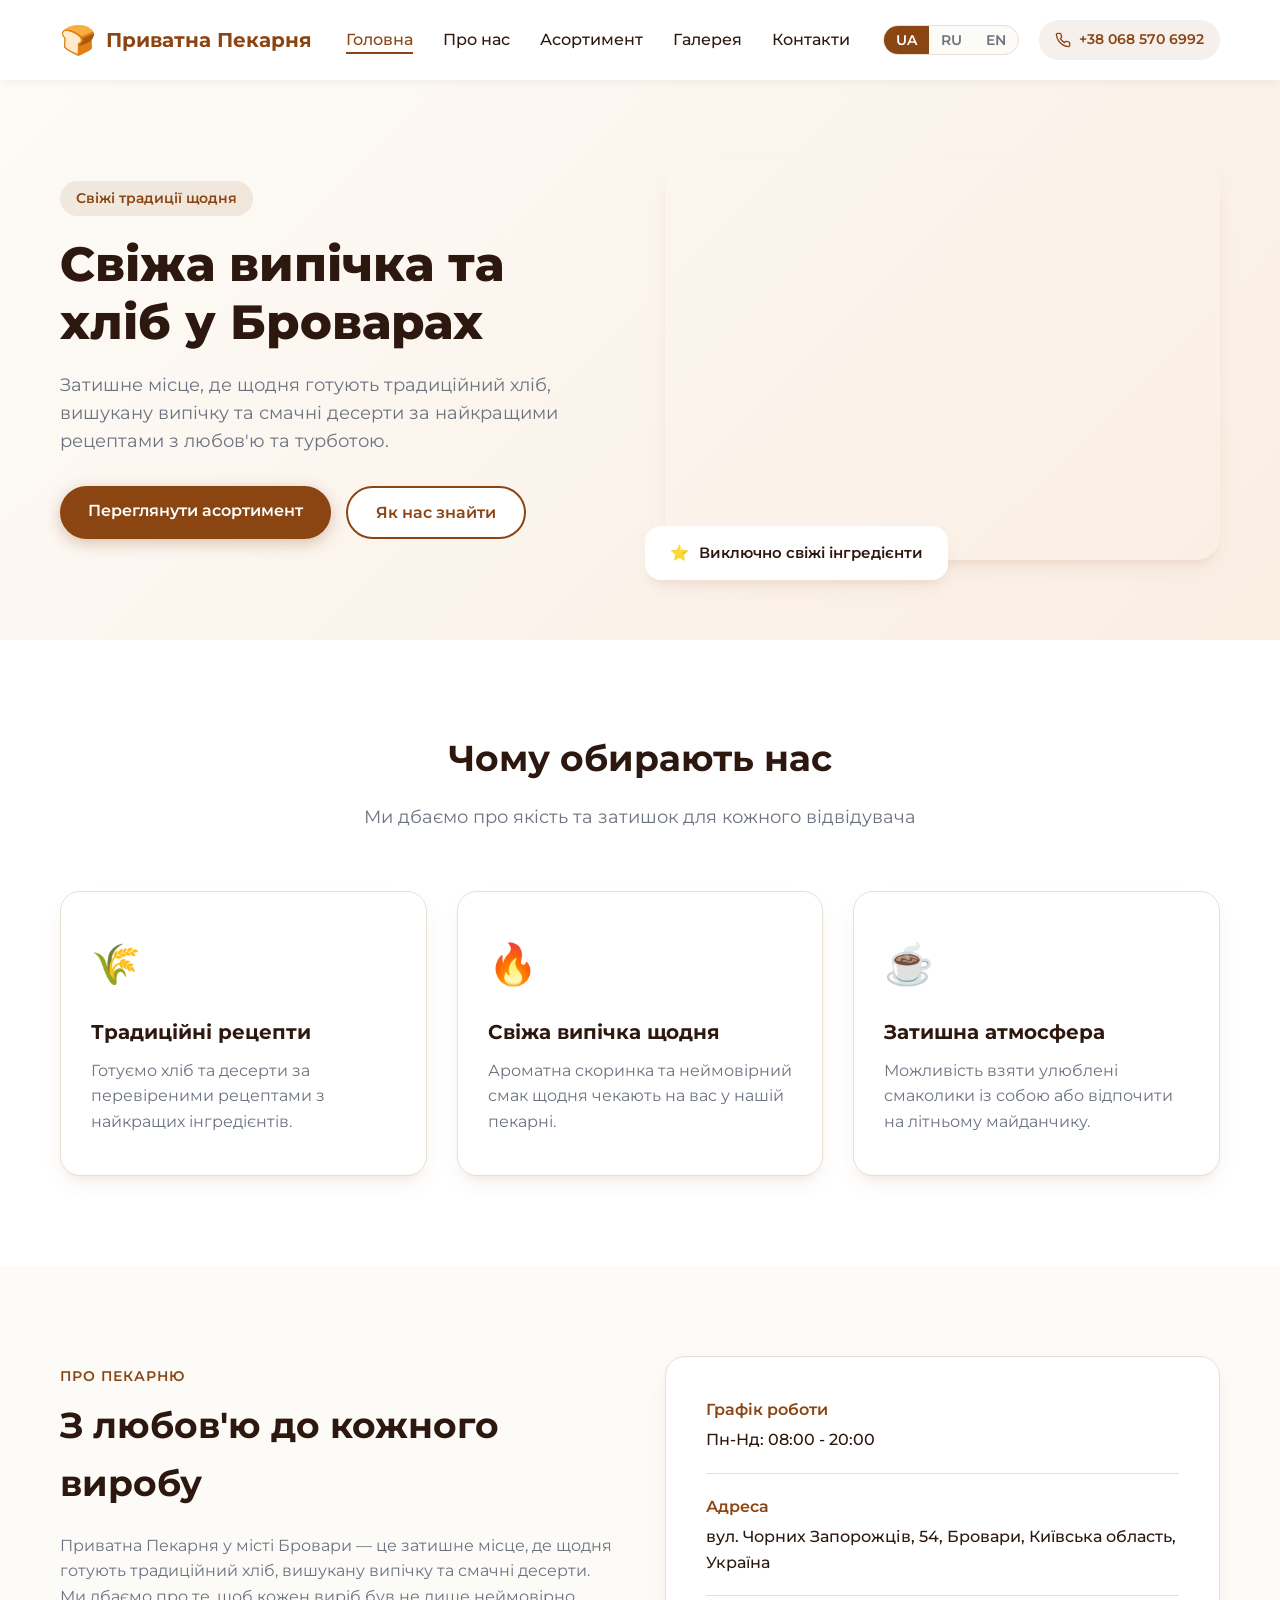
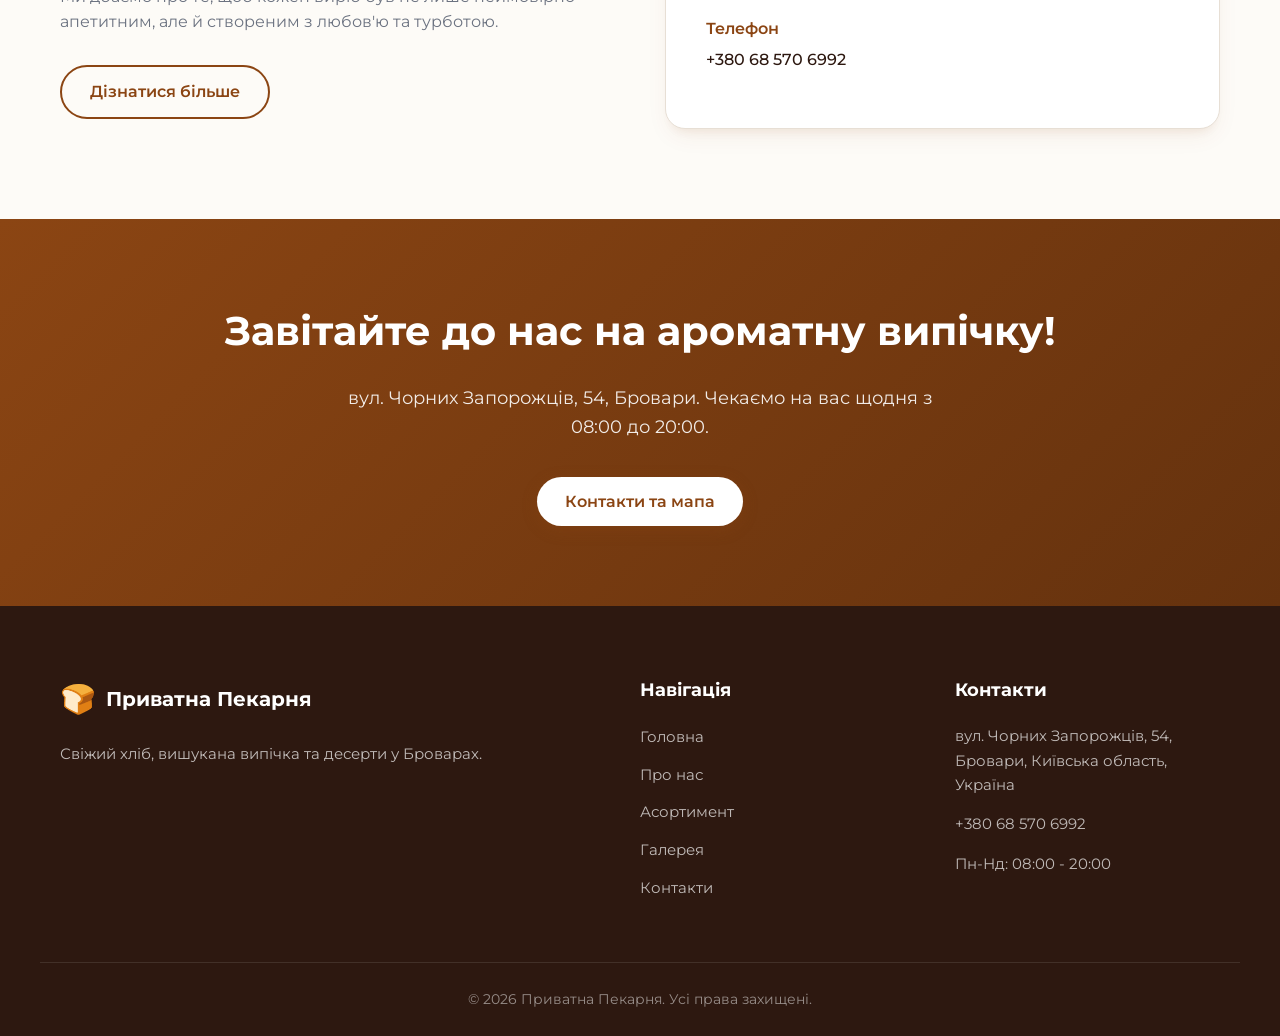
<file: index.html>
<!DOCTYPE html>
<html lang="uk">
<head>
    <meta charset="UTF-8">
    <meta name="viewport" content="width=device-width, initial-scale=1.0">
    <title>Приватна Пекарня у Броварах — Свіжий хліб та випічка</title>
    <link rel="preconnect" href="https://fonts.googleapis.com">
    <link rel="preconnect" href="https://fonts.gstatic.com" crossorigin>
    <link href="https://fonts.googleapis.com/css2?family=Montserrat:wght@400;500;600;700;800&display=swap" rel="stylesheet">
    <link rel="stylesheet" href="assets/style.css">
</head>
<body>
    <header class="site-header">
        <div class="container header-container">
            <a href="index.html" class="logo">
                <span class="logo-icon">🍞</span>
                <span class="logo-text" data-i18n="brand_name">Приватна Пекарня</span>
            </a>
            <nav class="main-nav" id="mainNav">
                <ul>
                    <li><a href="index.html" class="active" data-i18n="nav_home">Головна</a></li>
                    <li><a href="about.html" data-i18n="nav_about">Про нас</a></li>
                    <li><a href="services.html" data-i18n="nav_services">Асортимент</a></li>
                    <li><a href="gallery.html" data-i18n="nav_gallery">Галерея</a></li>
                    <li><a href="contacts.html" data-i18n="nav_contacts">Контакти</a></li>
                </ul>
            </nav>
            <div class="header-actions">
                <div class="lang-switcher">
                    <button class="lang-btn active" data-lang="uk">UA</button>
                    <button class="lang-btn" data-lang="ru">RU</button>
                    <button class="lang-btn" data-lang="en">EN</button>
                </div>
                <a href="tel:+380685706992" class="phone-btn">
                    <svg width="16" height="16" viewBox="0 0 24 24" fill="none" stroke="currentColor" stroke-width="2"><path d="M22 16.92v3a2 2 0 0 1-2.18 2 19.79 19.79 0 0 1-8.63-3.07 19.5 19.5 0 0 1-6-6 19.79 19.79 0 0 1-3.07-8.67A2 2 0 0 1 4.11 2h3a2 2 0 0 1 2 1.72 12.84 12.84 0 0 0 .7 2.81 2 2 0 0 1-.45 2.11L8.09 9.91a16 16 0 0 0 6 6l1.27-1.27a2 2 0 0 1 2.11-.45 12.84 12.84 0 0 0 2.81.7A2 2 0 0 1 22 16.92z"></path></svg>
                    <span>+38 068 570 6992</span>
                </a>
                <button class="mobile-menu-toggle" id="mobileMenuToggle" aria-label="Toggle menu">
                    <span></span>
                    <span></span>
                    <span></span>
                </button>
            </div>
        </div>
    </header>

    <main>
        <section class="hero">
            <div class="container hero-content">
                <div class="hero-text">
                    <span class="badge" data-i18n="hero_badge">Свіжі традиції щодня</span>
                    <h1 data-i18n="hero_title">Свіжа випічка та хліб у Броварах</h1>
                    <p data-i18n="hero_subtitle">Затишне місце, де щодня готують традиційний хліб, вишукану випічку та смачні десерти за найкращими рецептами з любов'ю та турботою.</p>
                    <div class="hero-buttons">
                        <a href="services.html" class="btn btn-primary" data-i18n="btn_assortment">Переглянути асортимент</a>
                        <a href="contacts.html" class="btn btn-secondary" data-i18n="btn_visit">Як нас знайти</a>
                    </div>
                </div>
                <div class="hero-image-wrapper">
                    <div class="hero-card-badge">
                        <span class="star">⭐</span>
                        <span data-i18n="hero_fresh">Виключно свіжі інгредієнти</span>
                    </div>
                </div>
            </div>
        </section>

        <section class="features section-padding">
            <div class="container">
                <div class="section-header text-center">
                    <h2 data-i18n="features_title">Чому обирають нас</h2>
                    <p data-i18n="features_subtitle">Ми дбаємо про якість та затишок для кожного відвідувача</p>
                </div>
                <div class="features-grid">
                    <div class="feature-card">
                        <div class="feature-icon">🌾</div>
                        <h3 data-i18n="feat_1_title">Традиційні рецепти</h3>
                        <p data-i18n="feat_1_desc">Готуємо хліб та десерти за перевіреними рецептами з найкращих інгредієнтів.</p>
                    </div>
                    <div class="feature-card">
                        <div class="feature-icon">🔥</div>
                        <h3 data-i18n="feat_2_title">Свіжа випічка щодня</h3>
                        <p data-i18n="feat_2_desc">Ароматна скоринка та неймовірний смак щодня чекають на вас у нашій пекарні.</p>
                    </div>
                    <div class="feature-card">
                        <div class="feature-icon">☕</div>
                        <h3 data-i18n="feat_3_title">Затишна атмосфера</h3>
                        <p data-i18n="feat_3_desc">Можливість взяти улюблені смаколики із собою або відпочити на літньому майданчику.</p>
                    </div>
                </div>
            </div>
        </section>

        <section class="about-preview section-padding bg-light">
            <div class="container grid-2">
                <div class="about-preview-text">
                    <span class="subtitle" data-i18n="about_tag">Про пекарню</span>
                    <h2 data-i18n="about_prev_title">З любов'ю до кожного виробу</h2>
                    <p data-i18n="about_prev_desc">Приватна Пекарня у місті Бровари — це затишне місце, де щодня готують традиційний хліб, вишукану випічку та смачні десерти. Ми дбаємо про те, щоб кожен виріб був не лише неймовірно апетитним, але й створеним з любов'ю та турботою.</p>
                    <a href="about.html" class="btn btn-outline" data-i18n="btn_read_more">Дізнатися більше</a>
                </div>
                <div class="about-preview-box">
                    <div class="info-box-card">
                        <h3 data-i18n="hours_title">Графік роботи</h3>
                        <p class="hours-val">Пн-Нд: 08:00 - 20:00</p>
                        <hr>
                        <h3 data-i18n="address_title">Адреса</h3>
                        <p data-i18n="address_val">вул. Чорних Запорожців, 54, Бровари, Київська область</p>
                        <hr>
                        <h3 data-i18n="phone_title">Телефон</h3>
                        <p><a href="tel:+380685706992">+380 68 570 6992</a></p>
                    </div>
                </div>
            </div>
        </section>

        <section class="cta-section">
            <div class="container text-center">
                <h2 data-i18n="cta_title">Завітайте до нас на ароматну випічку!</h2>
                <p data-i18n="cta_subtitle">вул. Чорних Запорожців, 54, Бровари. Чекаємо на вас щодня з 08:00 до 20:00.</p>
                <a href="contacts.html" class="btn btn-primary" data-i18n="cta_btn">Контакти та мапа</a>
            </div>
        </section>
    </main>

    <footer class="site-footer">
        <div class="container footer-content">
            <div class="footer-col">
                <a href="index.html" class="logo footer-logo">
                    <span class="logo-icon">🍞</span>
                    <span class="logo-text" data-i18n="brand_name">Приватна Пекарня</span>
                </a>
                <p data-i18n="footer_desc">Свіжий хліб, вишукана випічка та десерти у Броварах.</p>
            </div>
            <div class="footer-col">
                <h4 data-i18n="footer_nav_title">Навігація</h4>
                <ul>
                    <li><a href="index.html" data-i18n="nav_home">Головна</a></li>
                    <li><a href="about.html" data-i18n="nav_about">Про нас</a></li>
                    <li><a href="services.html" data-i18n="nav_services">Асортимент</a></li>
                    <li><a href="gallery.html" data-i18n="nav_gallery">Галерея</a></li>
                    <li><a href="contacts.html" data-i18n="nav_contacts">Контакти</a></li>
                </ul>
            </div>
            <div class="footer-col">
                <h4 data-i18n="footer_contacts_title">Контакти</h4>
                <p data-i18n="address_val">вул. Чорних Запорожців, 54, Бровари</p>
                <p><a href="tel:+380685706992">+380 68 570 6992</a></p>
                <p data-i18n="hours_val">Пн-Нд: 08:00 - 20:00</p>
            </div>
        </div>
        <div class="footer-bottom">
            <div class="container">
                <p>&copy; <span id="currentYear"></span> <span data-i18n="brand_name">Приватна Пекарня</span>. <span data-i18n="rights">Усі права захищені.</span></p>
            </div>
        </div>
    </footer>

    <script src="assets/script.js"></script>
</body>
</html>
</file>
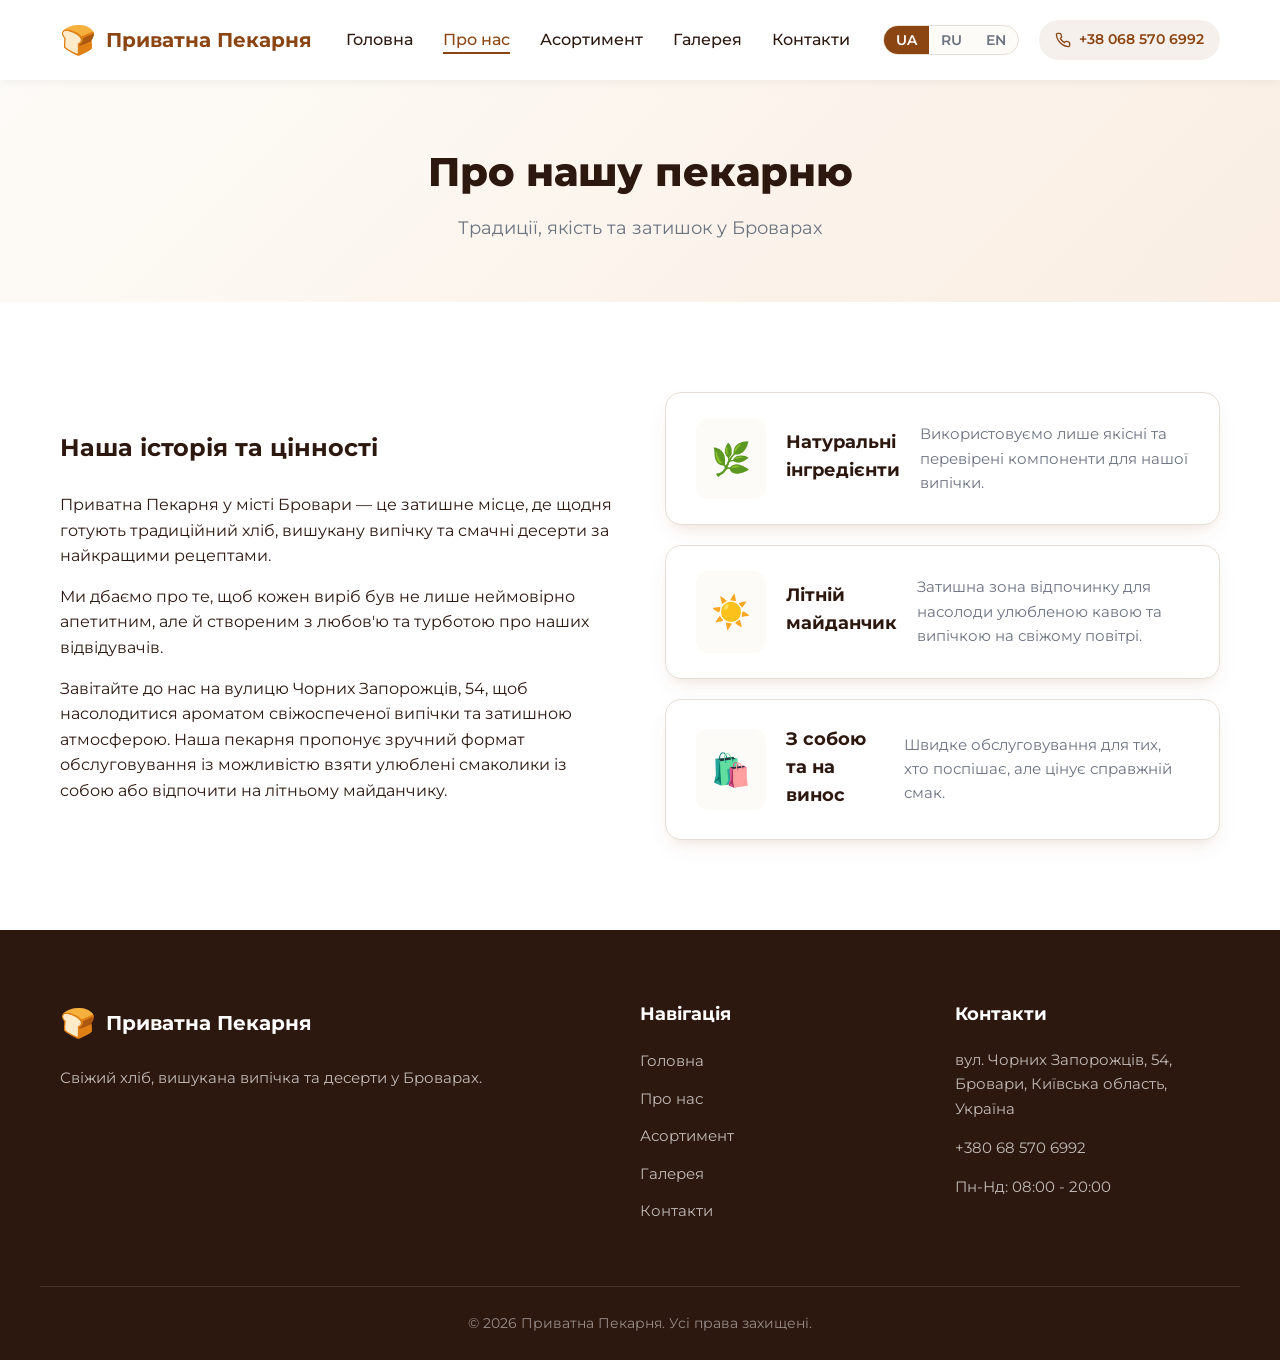
<file: about.html>
<!DOCTYPE html>
<html lang="uk">
<head>
    <meta charset="UTF-8">
    <meta name="viewport" content="width=device-width, initial-scale=1.0">
    <title>Про нас — Приватна Пекарня Бровари</title>
    <link rel="preconnect" href="https://fonts.googleapis.com">
    <link rel="preconnect" href="https://fonts.gstatic.com" crossorigin>
    <link href="https://fonts.googleapis.com/css2?family=Montserrat:wght@400;500;600;700;800&display=swap" rel="stylesheet">
    <link rel="stylesheet" href="assets/style.css">
</head>
<body>
    <header class="site-header">
        <div class="container header-container">
            <a href="index.html" class="logo">
                <span class="logo-icon">🍞</span>
                <span class="logo-text" data-i18n="brand_name">Приватна Пекарня</span>
            </a>
            <nav class="main-nav" id="mainNav">
                <ul>
                    <li><a href="index.html" data-i18n="nav_home">Головна</a></li>
                    <li><a href="about.html" class="active" data-i18n="nav_about">Про нас</a></li>
                    <li><a href="services.html" data-i18n="nav_services">Асортимент</a></li>
                    <li><a href="gallery.html" data-i18n="nav_gallery">Галерея</a></li>
                    <li><a href="contacts.html" data-i18n="nav_contacts">Контакти</a></li>
                </ul>
            </nav>
            <div class="header-actions">
                <div class="lang-switcher">
                    <button class="lang-btn active" data-lang="uk">UA</button>
                    <button class="lang-btn" data-lang="ru">RU</button>
                    <button class="lang-btn" data-lang="en">EN</button>
                </div>
                <a href="tel:+380685706992" class="phone-btn">
                    <svg width="16" height="16" viewBox="0 0 24 24" fill="none" stroke="currentColor" stroke-width="2"><path d="M22 16.92v3a2 2 0 0 1-2.18 2 19.79 19.79 0 0 1-8.63-3.07 19.5 19.5 0 0 1-6-6 19.79 19.79 0 0 1-3.07-8.67A2 2 0 0 1 4.11 2h3a2 2 0 0 1 2 1.72 12.84 12.84 0 0 0 .7 2.81 2 2 0 0 1-.45 2.11L8.09 9.91a16 16 0 0 0 6 6l1.27-1.27a2 2 0 0 1 2.11-.45 12.84 12.84 0 0 0 2.81.7A2 2 0 0 1 22 16.92z"></path></svg>
                    <span>+38 068 570 6992</span>
                </a>
                <button class="mobile-menu-toggle" id="mobileMenuToggle" aria-label="Toggle menu">
                    <span></span>
                    <span></span>
                    <span></span>
                </button>
            </div>
        </div>
    </header>

    <main>
        <section class="page-header">
            <div class="container">
                <h1 data-i18n="about_page_title">Про нашу пекарню</h1>
                <p data-i18n="about_page_subtitle">Традиції, якість та затишок у Броварах</p>
            </div>
        </section>

        <section class="section-padding">
            <div class="container grid-2">
                <div>
                    <h2 class="mb-4" data-i18n="about_story_title">Наша історія та цінності</h2>
                    <p class="mb-3" data-i18n="about_text_1">Приватна Пекарня у місті Бровари — це затишне місце, де щодня готують традиційний хліб, вишукану випічку та смачні десерти за найкращими рецептами.</p>
                    <p class="mb-3" data-i18n="about_text_2">Ми дбаємо про те, щоб кожен виріб був не лише неймовірно апетитним, але й створеним з любов'ю та турботою про наших відвідувачів.</p>
                    <p data-i18n="about_text_3">Завітайте до нас на вулицю Чорних Запорожців, 54, щоб насолодитися ароматом свіжоспеченої випічки та затишною атмосферою. Наша пекарня пропонує зручний формат обслуговування із можливістю взяти улюблені смаколики із собою або відпочити на літньому майданчику.</p>
                </div>
                <div class="about-features-cards">
                    <div class="card-highlight">
                        <div class="card-icon">🌿</div>
                        <h3 data-i18n="val_1_title">Натуральні інгредієнти</h3>
                        <p data-i18n="val_1_desc">Використовуємо лише якісні та перевірені компоненти для нашої випічки.</p>
                    </div>
                    <div class="card-highlight">
                        <div class="card-icon">☀️</div>
                        <h3 data-i18n="val_2_title">Літній майданчик</h3>
                        <p data-i18n="val_2_desc">Затишна зона відпочинку для насолоди улюбленою кавою та випічкою на свіжому повітрі.</p>
                    </div>
                    <div class="card-highlight">
                        <div class="card-icon">🛍️</div>
                        <h3 data-i18n="val_3_title">З собою та на винос</h3>
                        <p data-i18n="val_3_desc">Швидке обслуговування для тих, хто поспішає, але цінує справжній смак.</p>
                    </div>
                </div>
            </div>
        </section>
    </main>

    <footer class="site-footer">
        <div class="container footer-content">
            <div class="footer-col">
                <a href="index.html" class="logo footer-logo">
                    <span class="logo-icon">🍞</span>
                    <span class="logo-text" data-i18n="brand_name">Приватна Пекарня</span>
                </a>
                <p data-i18n="footer_desc">Свіжий хліб, вишукана випічка та десерти у Броварах.</p>
            </div>
            <div class="footer-col">
                <h4 data-i18n="footer_nav_title">Навігація</h4>
                <ul>
                    <li><a href="index.html" data-i18n="nav_home">Головна</a></li>
                    <li><a href="about.html" data-i18n="nav_about">Про нас</a></li>
                    <li><a href="services.html" data-i18n="nav_services">Асортимент</a></li>
                    <li><a href="gallery.html" data-i18n="nav_gallery">Галерея</a></li>
                    <li><a href="contacts.html" data-i18n="nav_contacts">Контакти</a></li>
                </ul>
            </div>
            <div class="footer-col">
                <h4 data-i18n="footer_contacts_title">Контакти</h4>
                <p data-i18n="address_val">вул. Чорних Запорожців, 54, Бровари</p>
                <p><a href="tel:+380685706992">+380 68 570 6992</a></p>
                <p data-i18n="hours_val">Пн-Нд: 08:00 - 20:00</p>
            </div>
        </div>
        <div class="footer-bottom">
            <div class="container">
                <p>&copy; <span id="currentYear"></span> <span data-i18n="brand_name">Приватна Пекарня</span>. <span data-i18n="rights">Усі права захищені.</span></p>
            </div>
        </div>
    </footer>

    <script src="assets/script.js"></script>
</body>
</html>
</file>
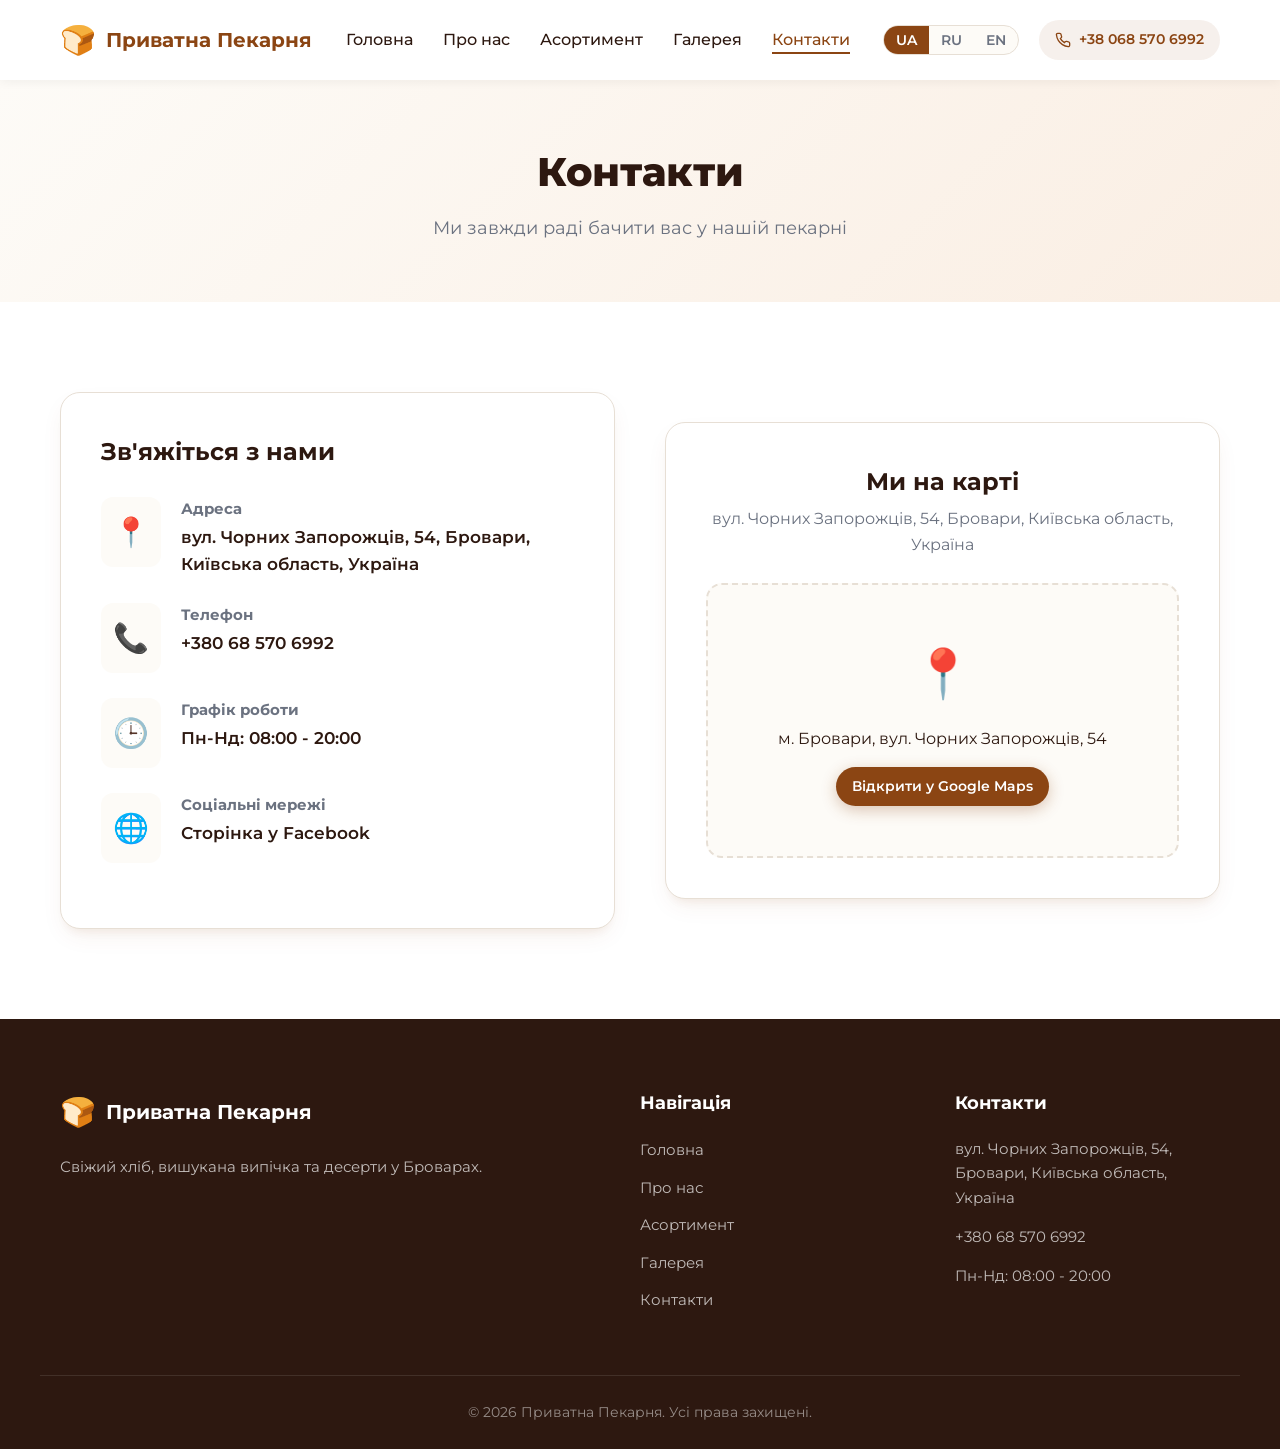
<file: contacts.html>
<!DOCTYPE html>
<html lang="uk">
<head>
    <meta charset="UTF-8">
    <meta name="viewport" content="width=device-width, initial-scale=1.0">
    <title>Контакти — Приватна Пекарня Бровари</title>
    <link rel="preconnect" href="https://fonts.googleapis.com">
    <link rel="preconnect" href="https://fonts.gstatic.com" crossorigin>
    <link href="https://fonts.googleapis.com/css2?family=Montserrat:wght@400;500;600;700;800&display=swap" rel="stylesheet">
    <link rel="stylesheet" href="assets/style.css">
</head>
<body>
    <header class="site-header">
        <div class="container header-container">
            <a href="index.html" class="logo">
                <span class="logo-icon">🍞</span>
                <span class="logo-text" data-i18n="brand_name">Приватна Пекарня</span>
            </a>
            <nav class="main-nav" id="mainNav">
                <ul>
                    <li><a href="index.html" data-i18n="nav_home">Головна</a></li>
                    <li><a href="about.html" data-i18n="nav_about">Про нас</a></li>
                    <li><a href="services.html" data-i18n="nav_services">Асортимент</a></li>
                    <li><a href="gallery.html" data-i18n="nav_gallery">Галерея</a></li>
                    <li><a href="contacts.html" class="active" data-i18n="nav_contacts">Контакти</a></li>
                </ul>
            </nav>
            <div class="header-actions">
                <div class="lang-switcher">
                    <button class="lang-btn active" data-lang="uk">UA</button>
                    <button class="lang-btn" data-lang="ru">RU</button>
                    <button class="lang-btn" data-lang="en">EN</button>
                </div>
                <a href="tel:+380685706992" class="phone-btn">
                    <svg width="16" height="16" viewBox="0 0 24 24" fill="none" stroke="currentColor" stroke-width="2"><path d="M22 16.92v3a2 2 0 0 1-2.18 2 19.79 19.79 0 0 1-8.63-3.07 19.5 19.5 0 0 1-6-6 19.79 19.79 0 0 1-3.07-8.67A2 2 0 0 1 4.11 2h3a2 2 0 0 1 2 1.72 12.84 12.84 0 0 0 .7 2.81 2 2 0 0 1-.45 2.11L8.09 9.91a16 16 0 0 0 6 6l1.27-1.27a2 2 0 0 1 2.11-.45 12.84 12.84 0 0 0 2.81.7A2 2 0 0 1 22 16.92z"></path></svg>
                    <span>+38 068 570 6992</span>
                </a>
                <button class="mobile-menu-toggle" id="mobileMenuToggle" aria-label="Toggle menu">
                    <span></span>
                    <span></span>
                    <span></span>
                </button>
            </div>
        </div>
    </header>

    <main>
        <section class="page-header">
            <div class="container">
                <h1 data-i18n="cont_page_title">Контакти</h1>
                <p data-i18n="cont_page_subtitle">Ми завжди раді бачити вас у нашій пекарні</p>
            </div>
        </section>

        <section class="section-padding">
            <div class="container grid-2">
                <div class="contact-info-card">
                    <h2 class="mb-4" data-i18n="cont_touch_title">Зв'яжіться з нами</h2>
                    
                    <div class="contact-item">
                        <div class="contact-icon">📍</div>
                        <div>
                            <h4 data-i18n="address_title">Адреса</h4>
                            <p data-i18n="address_val">вул. Чорних Запорожців, 54, Бровари, Київська область, Україна</p>
                        </div>
                    </div>

                    <div class="contact-item">
                        <div class="contact-icon">📞</div>
                        <div>
                            <h4 data-i18n="phone_title">Телефон</h4>
                            <p><a href="tel:+380685706992">+380 68 570 6992</a></p>
                        </div>
                    </div>

                    <div class="contact-item">
                        <div class="contact-icon">🕒</div>
                        <div>
                            <h4 data-i18n="hours_title">Графік роботи</h4>
                            <p data-i18n="hours_val">Пн-Нд: 08:00 - 20:00</p>
                        </div>
                    </div>

                    <div class="contact-item">
                        <div class="contact-icon">🌐</div>
                        <div>
                            <h4 data-i18n="socials_title">Соціальні мережі</h4>
                            <p><a href="https://www.facebook.com/p/%D0%9F%D1%80%D0%B8%D0%B2%D0%B0%D1%82%D0%BD%D0%B0-%D0%9F%D0%B5%D0%BA%D0%B0%D1%80%D0%BD%D1%8F-100087189036030/" target="_blank" rel="noopener" data-i18n="fb_link">Сторінка у Facebook</a></p>
                        </div>
                    </div>
                </div>

                <div class="contact-map-wrapper">
                    <div class="map-card">
                        <h3 data-i18n="map_card_title">Ми на карті</h3>
                        <p data-i18n="address_val">вул. Чорних Запорожців, 54, Бровари</p>
                        <div class="map-placeholder">
                            <span class="map-pin">📍</span>
                            <p data-i18n="map_note">м. Бровари, вул. Чорних Запорожців, 54</p>
                            <a href="https://maps.google.com/?q=вул.+Чорних+Запорожців,+54,+Бровари" target="_blank" rel="noopener" class="btn btn-primary btn-sm" data-i18n="open_maps">Відкрити у Google Maps</a>
                        </div>
                    </div>
                </div>
            </div>
        </section>
    </main>

    <footer class="site-footer">
        <div class="container footer-content">
            <div class="footer-col">
                <a href="index.html" class="logo footer-logo">
                    <span class="logo-icon">🍞</span>
                    <span class="logo-text" data-i18n="brand_name">Приватна Пекарня</span>
                </a>
                <p data-i18n="footer_desc">Свіжий хліб, вишукана випічка та десерти у Броварах.</p>
            </div>
            <div class="footer-col">
                <h4 data-i18n="footer_nav_title">Навігація</h4>
                <ul>
                    <li><a href="index.html" data-i18n="nav_home">Головна</a></li>
                    <li><a href="about.html" data-i18n="nav_about">Про нас</a></li>
                    <li><a href="services.html" data-i18n="nav_services">Асортимент</a></li>
                    <li><a href="gallery.html" data-i18n="nav_gallery">Галерея</a></li>
                    <li><a href="contacts.html" data-i18n="nav_contacts">Контакти</a></li>
                </ul>
            </div>
            <div class="footer-col">
                <h4 data-i18n="footer_contacts_title">Контакти</h4>
                <p data-i18n="address_val">вул. Чорних Запорожців, 54, Бровари</p>
                <p><a href="tel:+380685706992">+380 68 570 6992</a></p>
                <p data-i18n="hours_val">Пн-Нд: 08:00 - 20:00</p>
            </div>
        </div>
        <div class="footer-bottom">
            <div class="container">
                <p>&copy; <span id="currentYear"></span> <span data-i18n="brand_name">Приватна Пекарня</span>. <span data-i18n="rights">Усі права захищені.</span></p>
            </div>
        </div>
    </footer>

    <script src="assets/script.js"></script>
</body>
</html>
</file>
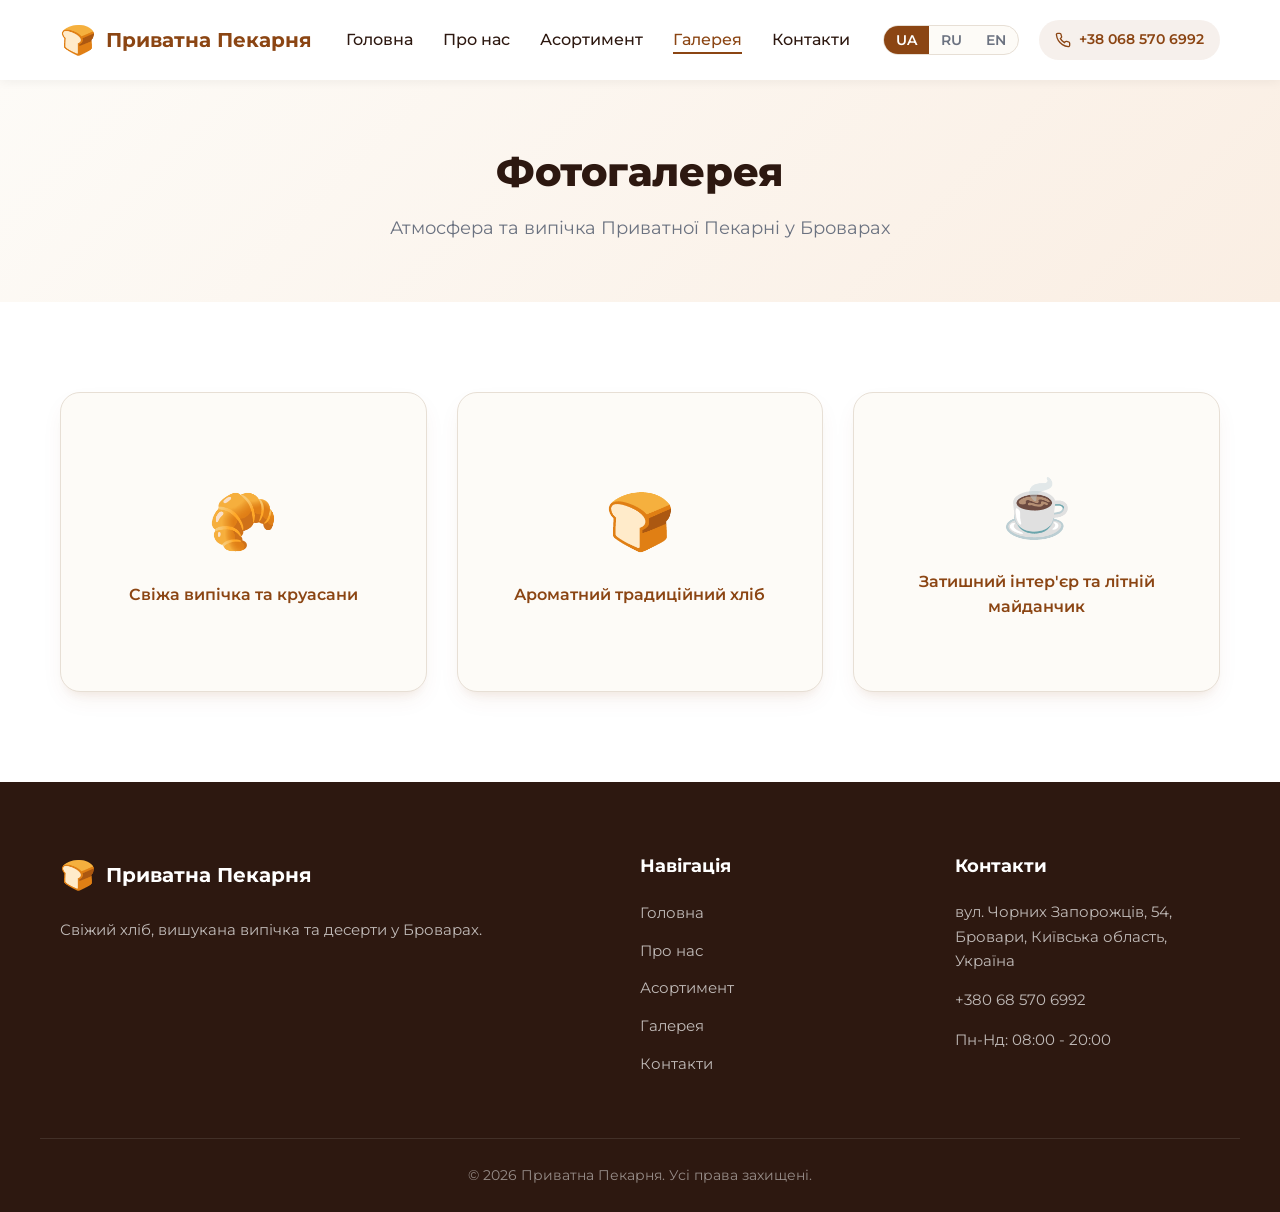
<file: gallery.html>
<!DOCTYPE html>
<html lang="uk">
<head>
    <meta charset="UTF-8">
    <meta name="viewport" content="width=device-width, initial-scale=1.0">
    <title>Галерея — Приватна Пекарня Бровари</title>
    <link rel="preconnect" href="https://fonts.googleapis.com">
    <link rel="preconnect" href="https://fonts.gstatic.com" crossorigin>
    <link href="https://fonts.googleapis.com/css2?family=Montserrat:wght@400;500;600;700;800&display=swap" rel="stylesheet">
    <link rel="stylesheet" href="assets/style.css">
</head>
<body>
    <header class="site-header">
        <div class="container header-container">
            <a href="index.html" class="logo">
                <span class="logo-icon">🍞</span>
                <span class="logo-text" data-i18n="brand_name">Приватна Пекарня</span>
            </a>
            <nav class="main-nav" id="mainNav">
                <ul>
                    <li><a href="index.html" data-i18n="nav_home">Головна</a></li>
                    <li><a href="about.html" data-i18n="nav_about">Про нас</a></li>
                    <li><a href="services.html" data-i18n="nav_services">Асортимент</a></li>
                    <li><a href="gallery.html" class="active" data-i18n="nav_gallery">Галерея</a></li>
                    <li><a href="contacts.html" data-i18n="nav_contacts">Контакти</a></li>
                </ul>
            </nav>
            <div class="header-actions">
                <div class="lang-switcher">
                    <button class="lang-btn active" data-lang="uk">UA</button>
                    <button class="lang-btn" data-lang="ru">RU</button>
                    <button class="lang-btn" data-lang="en">EN</button>
                </div>
                <a href="tel:+380685706992" class="phone-btn">
                    <svg width="16" height="16" viewBox="0 0 24 24" fill="none" stroke="currentColor" stroke-width="2"><path d="M22 16.92v3a2 2 0 0 1-2.18 2 19.79 19.79 0 0 1-8.63-3.07 19.5 19.5 0 0 1-6-6 19.79 19.79 0 0 1-3.07-8.67A2 2 0 0 1 4.11 2h3a2 2 0 0 1 2 1.72 12.84 12.84 0 0 0 .7 2.81 2 2 0 0 1-.45 2.11L8.09 9.91a16 16 0 0 0 6 6l1.27-1.27a2 2 0 0 1 2.11-.45 12.84 12.84 0 0 0 2.81.7A2 2 0 0 1 22 16.92z"></path></svg>
                    <span>+38 068 570 6992</span>
                </a>
                <button class="mobile-menu-toggle" id="mobileMenuToggle" aria-label="Toggle menu">
                    <span></span>
                    <span></span>
                    <span></span>
                </button>
            </div>
        </div>
    </header>

    <main>
        <section class="page-header">
            <div class="container">
                <h1 data-i18n="gal_page_title">Фотогалерея</h1>
                <p data-i18n="gal_page_subtitle">Атмосфера та випічка Приватної Пекарні у Броварах</p>
            </div>
        </section>

        <section class="section-padding">
            <div class="container">
                <div class="gallery-grid">
                    <div class="gallery-item">
                        <div class="gallery-placeholder">
                            <span class="ph-icon">🥐</span>
                            <p data-i18n="gal_item_1">Свіжа випічка та круасани</p>
                        </div>
                    </div>
                    <div class="gallery-item">
                        <div class="gallery-placeholder">
                            <span class="ph-icon">🍞</span>
                            <p data-i18n="gal_item_2">Ароматний традиційний хліб</p>
                        </div>
                    </div>
                    <div class="gallery-item">
                        <div class="gallery-placeholder">
                            <span class="ph-icon">☕</span>
                            <p data-i18n="gal_item_3">Затишний інтер'єр та літній майданчик</p>
                        </div>
                    </div>
                </div>
            </div>
        </section>
    </main>

    <footer class="site-footer">
        <div class="container footer-content">
            <div class="footer-col">
                <a href="index.html" class="logo footer-logo">
                    <span class="logo-icon">🍞</span>
                    <span class="logo-text" data-i18n="brand_name">Приватна Пекарня</span>
                </a>
                <p data-i18n="footer_desc">Свіжий хліб, вишукана випічка та десерти у Броварах.</p>
            </div>
            <div class="footer-col">
                <h4 data-i18n="footer_nav_title">Навігація</h4>
                <ul>
                    <li><a href="index.html" data-i18n="nav_home">Головна</a></li>
                    <li><a href="about.html" data-i18n="nav_about">Про нас</a></li>
                    <li><a href="services.html" data-i18n="nav_services">Асортимент</a></li>
                    <li><a href="gallery.html" data-i18n="nav_gallery">Галерея</a></li>
                    <li><a href="contacts.html" data-i18n="nav_contacts">Контакти</a></li>
                </ul>
            </div>
            <div class="footer-col">
                <h4 data-i18n="footer_contacts_title">Контакти</h4>
                <p data-i18n="address_val">вул. Чорних Запорожців, 54, Бровари</p>
                <p><a href="tel:+380685706992">+380 68 570 6992</a></p>
                <p data-i18n="hours_val">Пн-Нд: 08:00 - 20:00</p>
            </div>
        </div>
        <div class="footer-bottom">
            <div class="container">
                <p>&copy; <span id="currentYear"></span> <span data-i18n="brand_name">Приватна Пекарня</span>. <span data-i18n="rights">Усі права захищені.</span></p>
            </div>
        </div>
    </footer>

    <script src="assets/script.js"></script>
</body>
</html>
</file>
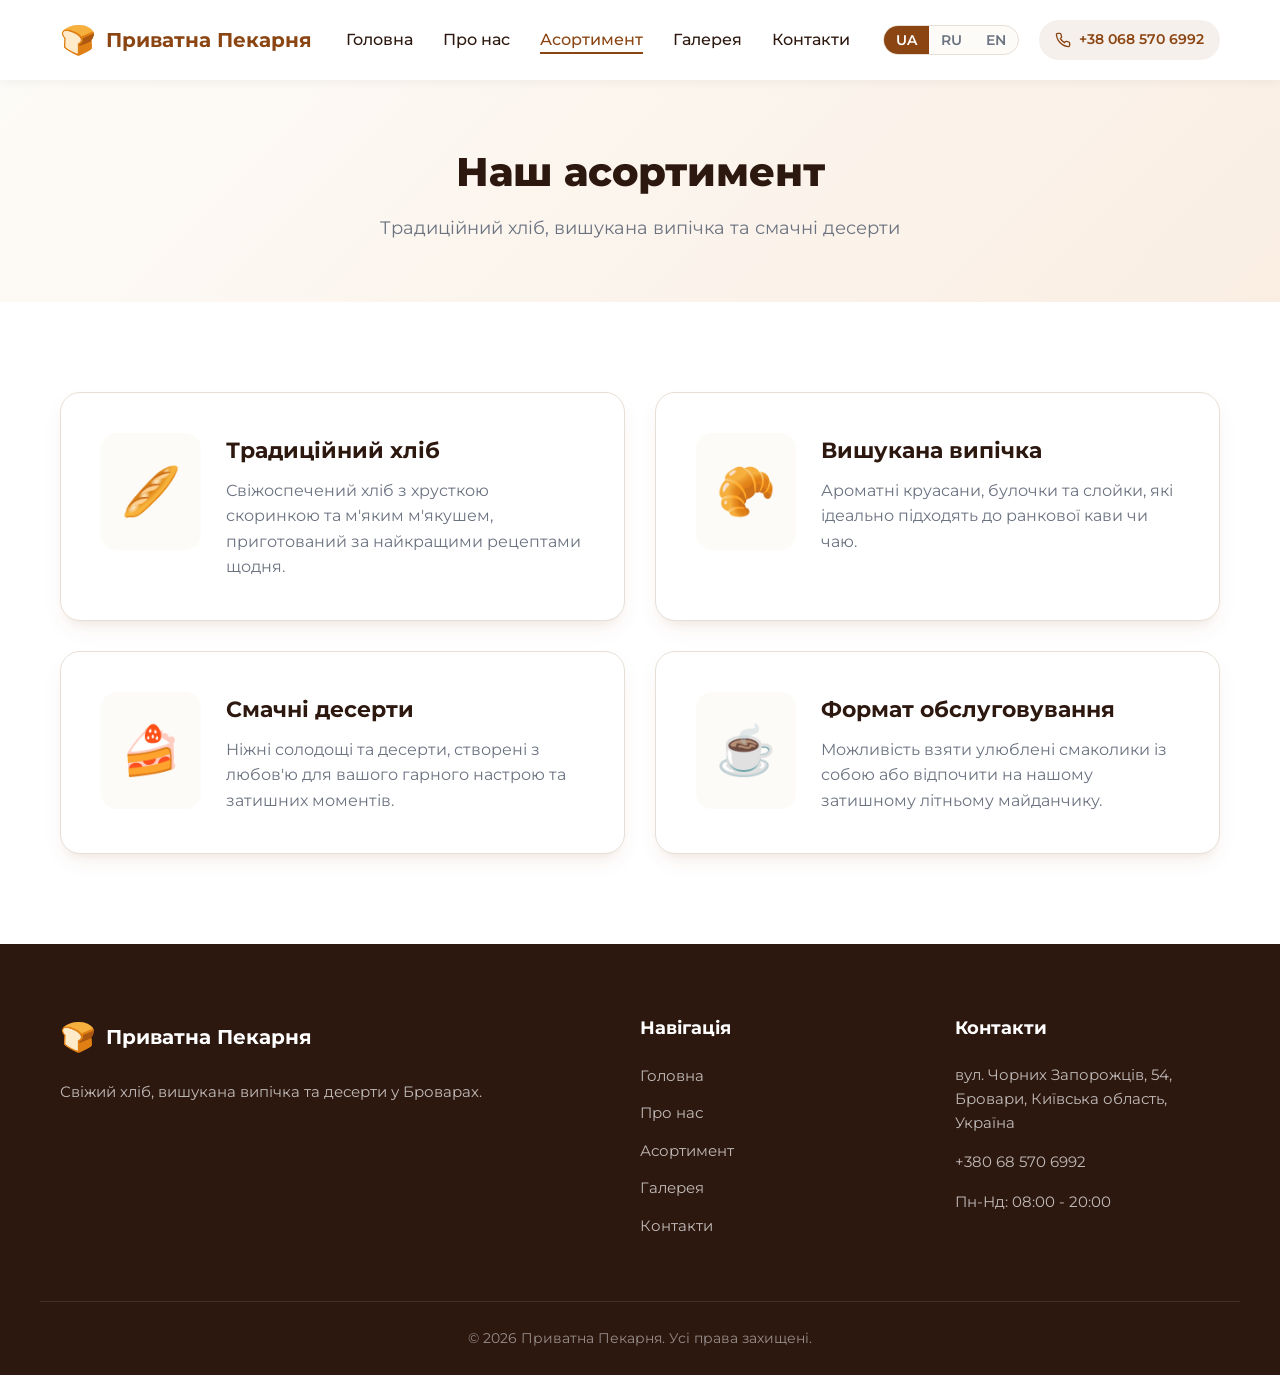
<file: services.html>
<!DOCTYPE html>
<html lang="uk">
<head>
    <meta charset="UTF-8">
    <meta name="viewport" content="width=device-width, initial-scale=1.0">
    <title>Асортимент — Приватна Пекарня Бровари</title>
    <link rel="preconnect" href="https://fonts.googleapis.com">
    <link rel="preconnect" href="https://fonts.gstatic.com" crossorigin>
    <link href="https://fonts.googleapis.com/css2?family=Montserrat:wght@400;500;600;700;800&display=swap" rel="stylesheet">
    <link rel="stylesheet" href="assets/style.css">
</head>
<body>
    <header class="site-header">
        <div class="container header-container">
            <a href="index.html" class="logo">
                <span class="logo-icon">🍞</span>
                <span class="logo-text" data-i18n="brand_name">Приватна Пекарня</span>
            </a>
            <nav class="main-nav" id="mainNav">
                <ul>
                    <li><a href="index.html" data-i18n="nav_home">Головна</a></li>
                    <li><a href="about.html" data-i18n="nav_about">Про нас</a></li>
                    <li><a href="services.html" class="active" data-i18n="nav_services">Асортимент</a></li>
                    <li><a href="gallery.html" data-i18n="nav_gallery">Галерея</a></li>
                    <li><a href="contacts.html" data-i18n="nav_contacts">Контакти</a></li>
                </ul>
            </nav>
            <div class="header-actions">
                <div class="lang-switcher">
                    <button class="lang-btn active" data-lang="uk">UA</button>
                    <button class="lang-btn" data-lang="ru">RU</button>
                    <button class="lang-btn" data-lang="en">EN</button>
                </div>
                <a href="tel:+380685706992" class="phone-btn">
                    <svg width="16" height="16" viewBox="0 0 24 24" fill="none" stroke="currentColor" stroke-width="2"><path d="M22 16.92v3a2 2 0 0 1-2.18 2 19.79 19.79 0 0 1-8.63-3.07 19.5 19.5 0 0 1-6-6 19.79 19.79 0 0 1-3.07-8.67A2 2 0 0 1 4.11 2h3a2 2 0 0 1 2 1.72 12.84 12.84 0 0 0 .7 2.81 2 2 0 0 1-.45 2.11L8.09 9.91a16 16 0 0 0 6 6l1.27-1.27a2 2 0 0 1 2.11-.45 12.84 12.84 0 0 0 2.81.7A2 2 0 0 1 22 16.92z"></path></svg>
                    <span>+38 068 570 6992</span>
                </a>
                <button class="mobile-menu-toggle" id="mobileMenuToggle" aria-label="Toggle menu">
                    <span></span>
                    <span></span>
                    <span></span>
                </button>
            </div>
        </div>
    </header>

    <main>
        <section class="page-header">
            <div class="container">
                <h1 data-i18n="serv_page_title">Наш асортимент</h1>
                <p data-i18n="serv_page_subtitle">Традиційний хліб, вишукана випічка та смачні десерти</p>
            </div>
        </section>

        <section class="section-padding">
            <div class="container">
                <div class="services-grid">
                    <div class="service-card">
                        <div class="service-icon-box">🥖</div>
                        <div class="service-content">
                            <h3 data-i18n="serv_1_title">Традиційний хліб</h3>
                            <p data-i18n="serv_1_desc">Свіжоспечений хліб з хрусткою скоринкою та м'яким м'якушем, приготований за найкращими рецептами щодня.</p>
                        </div>
                    </div>
                    <div class="service-card">
                        <div class="service-icon-box">🥐</div>
                        <div class="service-content">
                            <h3 data-i18n="serv_2_title">Вишукана випічка</h3>
                            <p data-i18n="serv_2_desc">Ароматні круасани, булочки та слойки, які ідеально підходять до ранкової кави чи чаю.</p>
                        </div>
                    </div>
                    <div class="service-card">
                        <div class="service-icon-box">🍰</div>
                        <div class="service-content">
                            <h3 data-i18n="serv_3_title">Смачні десерти</h3>
                            <p data-i18n="serv_3_desc">Ніжні солодощі та десерти, створені з любов'ю для вашого гарного настрою та затишних моментів.</p>
                        </div>
                    </div>
                    <div class="service-card">
                        <div class="service-icon-box">☕</div>
                        <div class="service-content">
                            <h3 data-i18n="serv_4_title">Формат обслуговування</h3>
                            <p data-i18n="serv_4_desc">Можливість взяти улюблені смаколики із собою або відпочити на нашому затишному літньому майданчику.</p>
                        </div>
                    </div>
                </div>
            </div>
        </section>
    </main>

    <footer class="site-footer">
        <div class="container footer-content">
            <div class="footer-col">
                <a href="index.html" class="logo footer-logo">
                    <span class="logo-icon">🍞</span>
                    <span class="logo-text" data-i18n="brand_name">Приватна Пекарня</span>
                </a>
                <p data-i18n="footer_desc">Свіжий хліб, вишукана випічка та десерти у Броварах.</p>
            </div>
            <div class="footer-col">
                <h4 data-i18n="footer_nav_title">Навігація</h4>
                <ul>
                    <li><a href="index.html" data-i18n="nav_home">Головна</a></li>
                    <li><a href="about.html" data-i18n="nav_about">Про нас</a></li>
                    <li><a href="services.html" data-i18n="nav_services">Асортимент</a></li>
                    <li><a href="gallery.html" data-i18n="nav_gallery">Галерея</a></li>
                    <li><a href="contacts.html" data-i18n="nav_contacts">Контакти</a></li>
                </ul>
            </div>
            <div class="footer-col">
                <h4 data-i18n="footer_contacts_title">Контакти</h4>
                <p data-i18n="address_val">вул. Чорних Запорожців, 54, Бровари</p>
                <p><a href="tel:+380685706992">+380 68 570 6992</a></p>
                <p data-i18n="hours_val">Пн-Нд: 08:00 - 20:00</p>
            </div>
        </div>
        <div class="footer-bottom">
            <div class="container">
                <p>&copy; <span id="currentYear"></span> <span data-i18n="brand_name">Приватна Пекарня</span>. <span data-i18n="rights">Усі права захищені.</span></p>
            </div>
        </div>
    </footer>

    <script src="assets/script.js"></script>
</body>
</html>
</file>
<file: assets/style.css>
:root {
    --primary: #8B4513;
    --primary-dark: #65320e;
    --secondary: #F4A460;
    --accent: #d97706;
    --text-dark: #2d1810;
    --text-muted: #6b7280;
    --bg-light: #fdfbf7;
    --bg-white: #ffffff;
    --border-color: #e7dfd5;
    --shadow: 0 10px 25px -5px rgba(139, 69, 19, 0.08), 0 8px 10px -6px rgba(139, 69, 19, 0.08);
    --transition: all 0.3s ease;
}

* {
    box-sizing: border-box;
    margin: 0;
    padding: 0;
}

body {
    font-family: 'Montserrat', sans-serif;
    color: var(--text-dark);
    background-color: var(--bg-white);
    line-height: 1.6;
    overflow-x: hidden;
}

a {
    text-decoration: none;
    color: inherit;
    transition: var(--transition);
}

ul {
    list-style: none;
}

.container {
    max-width: 1200px;
    margin: 0 auto;
    padding: 0 20px;
}

/* Header */
.site-header {
    background: var(--bg-white);
    box-shadow: 0 2px 10px rgba(0,0,0,0.05);
    position: sticky;
    top: 0;
    z-index: 1000;
}

.header-container {
    display: flex;
    align-items: center;
    justify-content: space-between;
    height: 80px;
}

.logo {
    display: flex;
    align-items: center;
    gap: 10px;
    font-weight: 700;
    font-size: 1.25rem;
    color: var(--primary);
}

.logo-icon {
    font-size: 1.8rem;
}

.main-nav ul {
    display: flex;
    gap: 30px;
}

.main-nav a {
    font-weight: 500;
    color: var(--text-dark);
    position: relative;
    padding: 5px 0;
}

.main-nav a:hover,
.main-nav a.active {
    color: var(--primary);
}

.main-nav a::after {
    content: '';
    position: absolute;
    bottom: 0;
    left: 0;
    width: 0;
    height: 2px;
    background-color: var(--primary);
    transition: var(--transition);
}

.main-nav a:hover::after,
.main-nav a.active::after {
    width: 100%;
}

.header-actions {
    display: flex;
    align-items: center;
    gap: 20px;
}

.lang-switcher {
    display: flex;
    background: var(--bg-light);
    border: 1px solid var(--border-color);
    border-radius: 20px;
    overflow: hidden;
}

.lang-btn {
    background: none;
    border: none;
    padding: 6px 12px;
    font-size: 0.85rem;
    font-weight: 600;
    cursor: pointer;
    color: var(--text-muted);
    transition: var(--transition);
    font-family: 'Montserrat', sans-serif;
}

.lang-btn.active,
.lang-btn:hover {
    background: var(--primary);
    color: #fff;
}

.phone-btn {
    display: flex;
    align-items: center;
    gap: 8px;
    font-weight: 600;
    color: var(--primary);
    background: rgba(139, 69, 19, 0.08);
    padding: 8px 16px;
    border-radius: 30px;
    font-size: 0.9rem;
}

.phone-btn:hover {
    background: var(--primary);
    color: #fff;
}

.mobile-menu-toggle {
    display: none;
    flex-direction: column;
    justify-content: space-between;
    width: 30px;
    height: 21px;
    background: none;
    border: none;
    cursor: pointer;
    z-index: 1001;
}

.mobile-menu-toggle span {
    display: block;
    width: 100%;
    height: 3px;
    background: var(--primary);
    border-radius: 3px;
    transition: var(--transition);
}

/* Hero */
.hero {
    padding: 80px 0;
    background: linear-gradient(135deg, var(--bg-light) 0%, #faeee3 100%);
    position: relative;
}

.hero-content {
    display: grid;
    grid-template-columns: 1fr 1fr;
    gap: 50px;
    align-items: center;
}

.badge {
    display: inline-block;
    background: rgba(139, 69, 19, 0.1);
    color: var(--primary);
    padding: 6px 16px;
    border-radius: 20px;
    font-weight: 600;
    font-size: 0.9rem;
    margin-bottom: 20px;
}

.hero-text h1 {
    font-size: 3rem;
    font-weight: 800;
    line-height: 1.2;
    color: var(--text-dark);
    margin-bottom: 20px;
}

.hero-text p {
    font-size: 1.1rem;
    color: var(--text-muted);
    margin-bottom: 30px;
}

.hero-buttons {
    display: flex;
    gap: 15px;
}

.btn {
    display: inline-block;
    padding: 12px 28px;
    border-radius: 30px;
    font-weight: 600;
    font-size: 1rem;
    cursor: pointer;
    text-align: center;
    transition: var(--transition);
}

.btn-primary {
    background: var(--primary);
    color: #fff;
    box-shadow: 0 4px 15px rgba(139, 69, 19, 0.3);
}

.btn-primary:hover {
    background: var(--primary-dark);
    transform: translateY(-2px);
}

.btn-secondary {
    background: #fff;
    color: var(--primary);
    border: 2px solid var(--primary);
}

.btn-secondary:hover {
    background: var(--primary);
    color: #fff;
}

.btn-outline {
    background: transparent;
    color: var(--primary);
    border: 2px solid var(--primary);
}

.btn-outline:hover {
    background: var(--primary);
    color: #fff;
}

.btn-sm {
    padding: 8px 16px;
    font-size: 0.9rem;
}

.hero-image-wrapper {
    background: url('https://images.unsplash.com/photo-1509440159596-0249088772ff?auto=format&fit=crop&w=800&q=80') center/cover no-repeat;
    height: 400px;
    border-radius: 24px;
    box-shadow: var(--shadow);
    position: relative;
}

.hero-card-badge {
    position: absolute;
    bottom: -20px;
    left: -20px;
    background: #fff;
    padding: 15px 25px;
    border-radius: 16px;
    box-shadow: var(--shadow);
    display: flex;
    align-items: center;
    gap: 10px;
    font-weight: 600;
    font-size: 0.95rem;
}

/* Sections & Grids */
.section-padding {
    padding: 90px 0;
}

.bg-light {
    background-color: var(--bg-light);
}

.text-center {
    text-align: center;
}

.section-header {
    margin-bottom: 60px;
}

.section-header h2 {
    font-size: 2.25rem;
    font-weight: 700;
    margin-bottom: 15px;
}

.section-header p {
    color: var(--text-muted);
    font-size: 1.1rem;
}

.grid-2 {
    display: grid;
    grid-template-columns: 1fr 1fr;
    gap: 50px;
    align-items: center;
}

/* Features */
.features-grid {
    display: grid;
    grid-template-columns: repeat(3, 1fr);
    gap: 30px;
}

.feature-card {
    background: #fff;
    padding: 40px 30px;
    border-radius: 20px;
    box-shadow: var(--shadow);
    border: 1px solid var(--border-color);
    transition: var(--transition);
}

.feature-card:hover {
    transform: translateY(-5px);
    border-color: var(--secondary);
}

.feature-icon {
    font-size: 2.5rem;
    margin-bottom: 20px;
}

.feature-card h3 {
    font-size: 1.25rem;
    font-weight: 700;
    margin-bottom: 10px;
}

.feature-card p {
    color: var(--text-muted);
}

/* About preview & Info Box */
.subtitle {
    color: var(--primary);
    font-weight: 600;
    text-transform: uppercase;
    letter-spacing: 1px;
    font-size: 0.85rem;
    display: block;
    margin-bottom: 10px;
}

.about-preview-text h2 {
    font-size: 2.25rem;
    font-weight: 700;
    margin-bottom: 20px;
}

.about-preview-text p {
    color: var(--text-muted);
    margin-bottom: 30px;
}

.info-box-card {
    background: #fff;
    padding: 40px;
    border-radius: 20px;
    box-shadow: var(--shadow);
    border: 1px solid var(--border-color);
}

.info-box-card h3 {
    font-size: 1rem;
    font-weight: 600;
    color: var(--primary);
    margin-bottom: 5px;
}

.info-box-card p {
    color: var(--text-dark);
    font-weight: 500;
    margin-bottom: 15px;
}

.info-box-card hr {
    border: none;
    border-top: 1px solid var(--border-color);
    margin: 20px 0;
}

/* CTA */
.cta-section {
    background: linear-gradient(135deg, var(--primary) 0%, var(--primary-dark) 100%);
    color: #fff;
    padding: 80px 0;
}

.cta-section h2 {
    font-size: 2.5rem;
    font-weight: 700;
    margin-bottom: 20px;
}

.cta-section p {
    font-size: 1.15rem;
    opacity: 0.9;
    margin-bottom: 35px;
    max-width: 600px;
    margin-left: auto;
    margin-right: auto;
}

.cta-section .btn-primary {
    background: #fff;
    color: var(--primary);
}

.cta-section .btn-primary:hover {
    background: var(--bg-light);
}

/* Page Headers */
.page-header {
    background: linear-gradient(135deg, var(--bg-light) 0%, #faeee3 100%);
    padding: 60px 0;
    text-align: center;
}

.page-header h1 {
    font-size: 2.5rem;
    font-weight: 800;
    margin-bottom: 10px;
}

.page-header p {
    color: var(--text-muted);
    font-size: 1.1rem;
}

/* Services & Assortment */
.services-grid {
    display: grid;
    grid-template-columns: repeat(2, 1fr);
    gap: 30px;
}

.service-card {
    background: #fff;
    padding: 40px;
    border-radius: 20px;
    box-shadow: var(--shadow);
    border: 1px solid var(--border-color);
    display: flex;
    gap: 25px;
    align-items: flex-start;
}

.service-icon-box {
    font-size: 3rem;
    background: var(--bg-light);
    padding: 20px;
    border-radius: 16px;
}

.service-content h3 {
    font-size: 1.35rem;
    font-weight: 700;
    margin-bottom: 10px;
}

.service-content p {
    color: var(--text-muted);
}

/* Gallery */
.gallery-grid {
    display: grid;
    grid-template-columns: repeat(3, 1fr);
    gap: 30px;
}

.gallery-item {
    background: var(--bg-light);
    border-radius: 20px;
    overflow: hidden;
    box-shadow: var(--shadow);
    border: 1px solid var(--border-color);
    height: 300px;
    display: flex;
    align-items: center;
    justify-content: center;
}

.gallery-placeholder {
    text-align: center;
    padding: 20px;
}

.ph-icon {
    font-size: 3.5rem;
    display: block;
    margin-bottom: 15px;
}

.gallery-placeholder p {
    font-weight: 600;
    color: var(--primary);
}

/* About Page Highlights */
.about-features-cards {
    display: flex;
    flex-direction: column;
    gap: 20px;
}

.card-highlight {
    background: #fff;
    padding: 25px 30px;
    border-radius: 16px;
    box-shadow: var(--shadow);
    border: 1px solid var(--border-color);
    display: flex;
    align-items: center;
    gap: 20px;
}

.card-icon {
    font-size: 2rem;
    background: var(--bg-light);
    padding: 15px;
    border-radius: 12px;
}

.card-highlight h3 {
    font-size: 1.1rem;
    font-weight: 700;
    margin-bottom: 5px;
}

.card-highlight p {
    color: var(--text-muted);
    font-size: 0.95rem;
}

.mb-3 { margin-bottom: 15px; }
.mb-4 { margin-bottom: 25px; }

/* Contacts Page */
.contact-info-card {
    background: #fff;
    padding: 40px;
    border-radius: 20px;
    box-shadow: var(--shadow);
    border: 1px solid var(--border-color);
}

.contact-item {
    display: flex;
    gap: 20px;
    margin-bottom: 25px;
    align-items: flex-start;
}

.contact-icon {
    font-size: 1.8rem;
    background: var(--bg-light);
    padding: 12px;
    border-radius: 12px;
}

.contact-item h4 {
    font-size: 0.95rem;
    color: var(--text-muted);
    margin-bottom: 3px;
}

.contact-item p {
    font-weight: 600;
    color: var(--text-dark);
    font-size: 1.05rem;
}

.map-card {
    background: #fff;
    padding: 40px;
    border-radius: 20px;
    box-shadow: var(--shadow);
    border: 1px solid var(--border-color);
    text-align: center;
}

.map-card h3 {
    font-size: 1.5rem;
    font-weight: 700;
    margin-bottom: 5px;
}

.map-card > p {
    color: var(--text-muted);
    margin-bottom: 25px;
}

.map-placeholder {
    background: var(--bg-light);
    border-radius: 16px;
    padding: 50px 20px;
    border: 2px dashed var(--border-color);
    display: flex;
    flex-direction: column;
    align-items: center;
    justify-content: center;
    gap: 15px;
}

.map-pin {
    font-size: 3rem;
}

/* Footer */
.site-footer {
    background: var(--text-dark);
    color: #fff;
    padding-top: 70px;
}

.footer-content {
    display: grid;
    grid-template-columns: 2fr 1fr 1fr;
    gap: 50px;
    padding-bottom: 50px;
    border-bottom: 1px solid rgba(255, 255, 255, 0.1);
}

.footer-logo {
    color: #fff;
    margin-bottom: 20px;
}

.footer-col p {
    color: rgba(255, 255, 255, 0.7);
    margin-bottom: 15px;
    font-size: 0.95rem;
}

.footer-col h4 {
    font-size: 1.1rem;
    font-weight: 700;
    margin-bottom: 20px;
    color: #fff;
}

.footer-col ul li {
    margin-bottom: 12px;
}

.footer-col ul a {
    color: rgba(255, 255, 255, 0.7);
    font-size: 0.95rem;
}

.footer-col ul a:hover {
    color: #fff;
}

.footer-bottom {
    padding: 25px 0;
    text-align: center;
    color: rgba(255, 255, 255, 0.5);
    font-size: 0.9rem;
}

/* Responsive */
@media (max-width: 992px) {
    .hero-content,
    .grid-2,
    .footer-content,
    .services-grid,
    .features-grid,
    .gallery-grid {
        grid-template-columns: 1fr;
    }
    
    .hero-text h1 {
        font-size: 2.25rem;
    }
    
    .main-nav {
        position: fixed;
        top: 80px;
        left: -100%;
        width: 100%;
        height: calc(100vh - 80px);
        background: #fff;
        transition: var(--transition);
        box-shadow: 0 10px 20px rgba(0,0,0,0.1);
        padding: 40px;
    }

    .main-nav.open {
        left: 0;
    }

    .main-nav ul {
        flex-direction: column;
        gap: 20px;
    }

    .main-nav a {
        font-size: 1.25rem;
    }

    .mobile-menu-toggle {
        display: flex;
    }

    .phone-btn span {
        display: none;
    }
}
</file>
